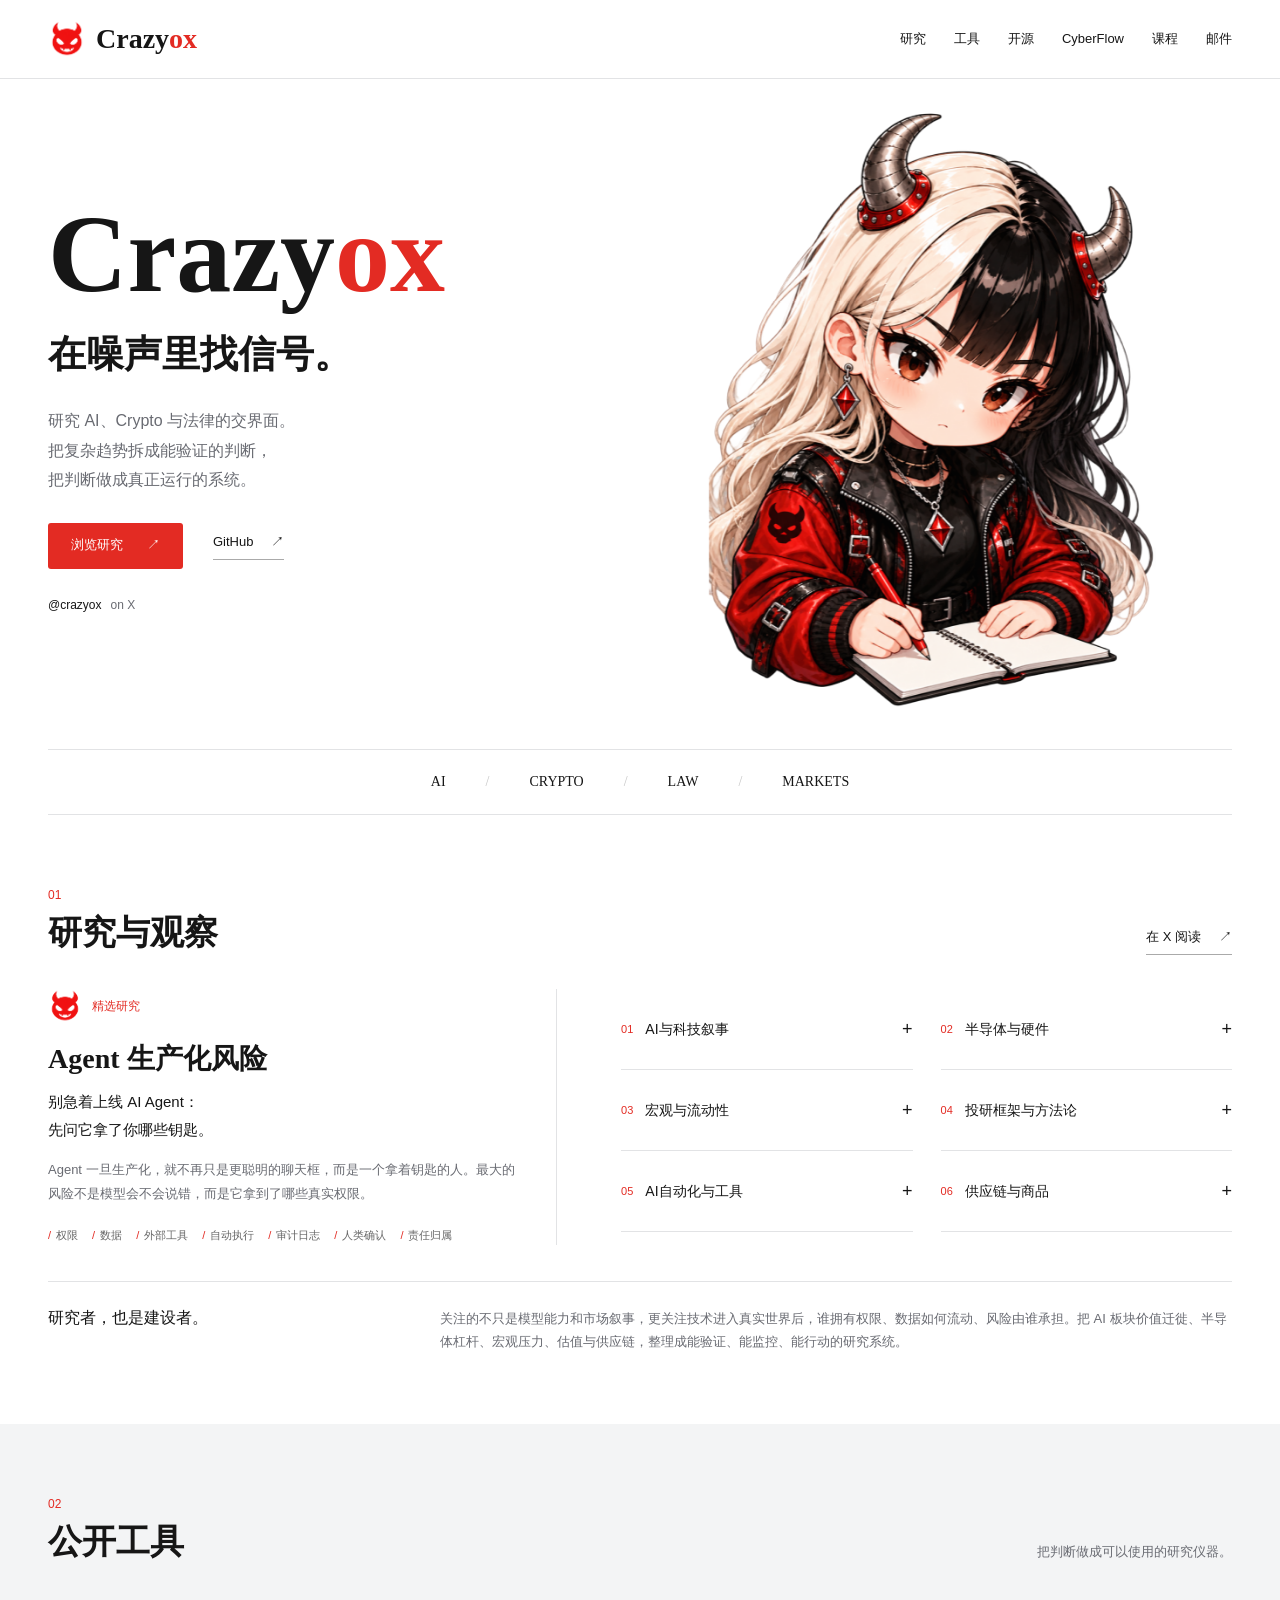
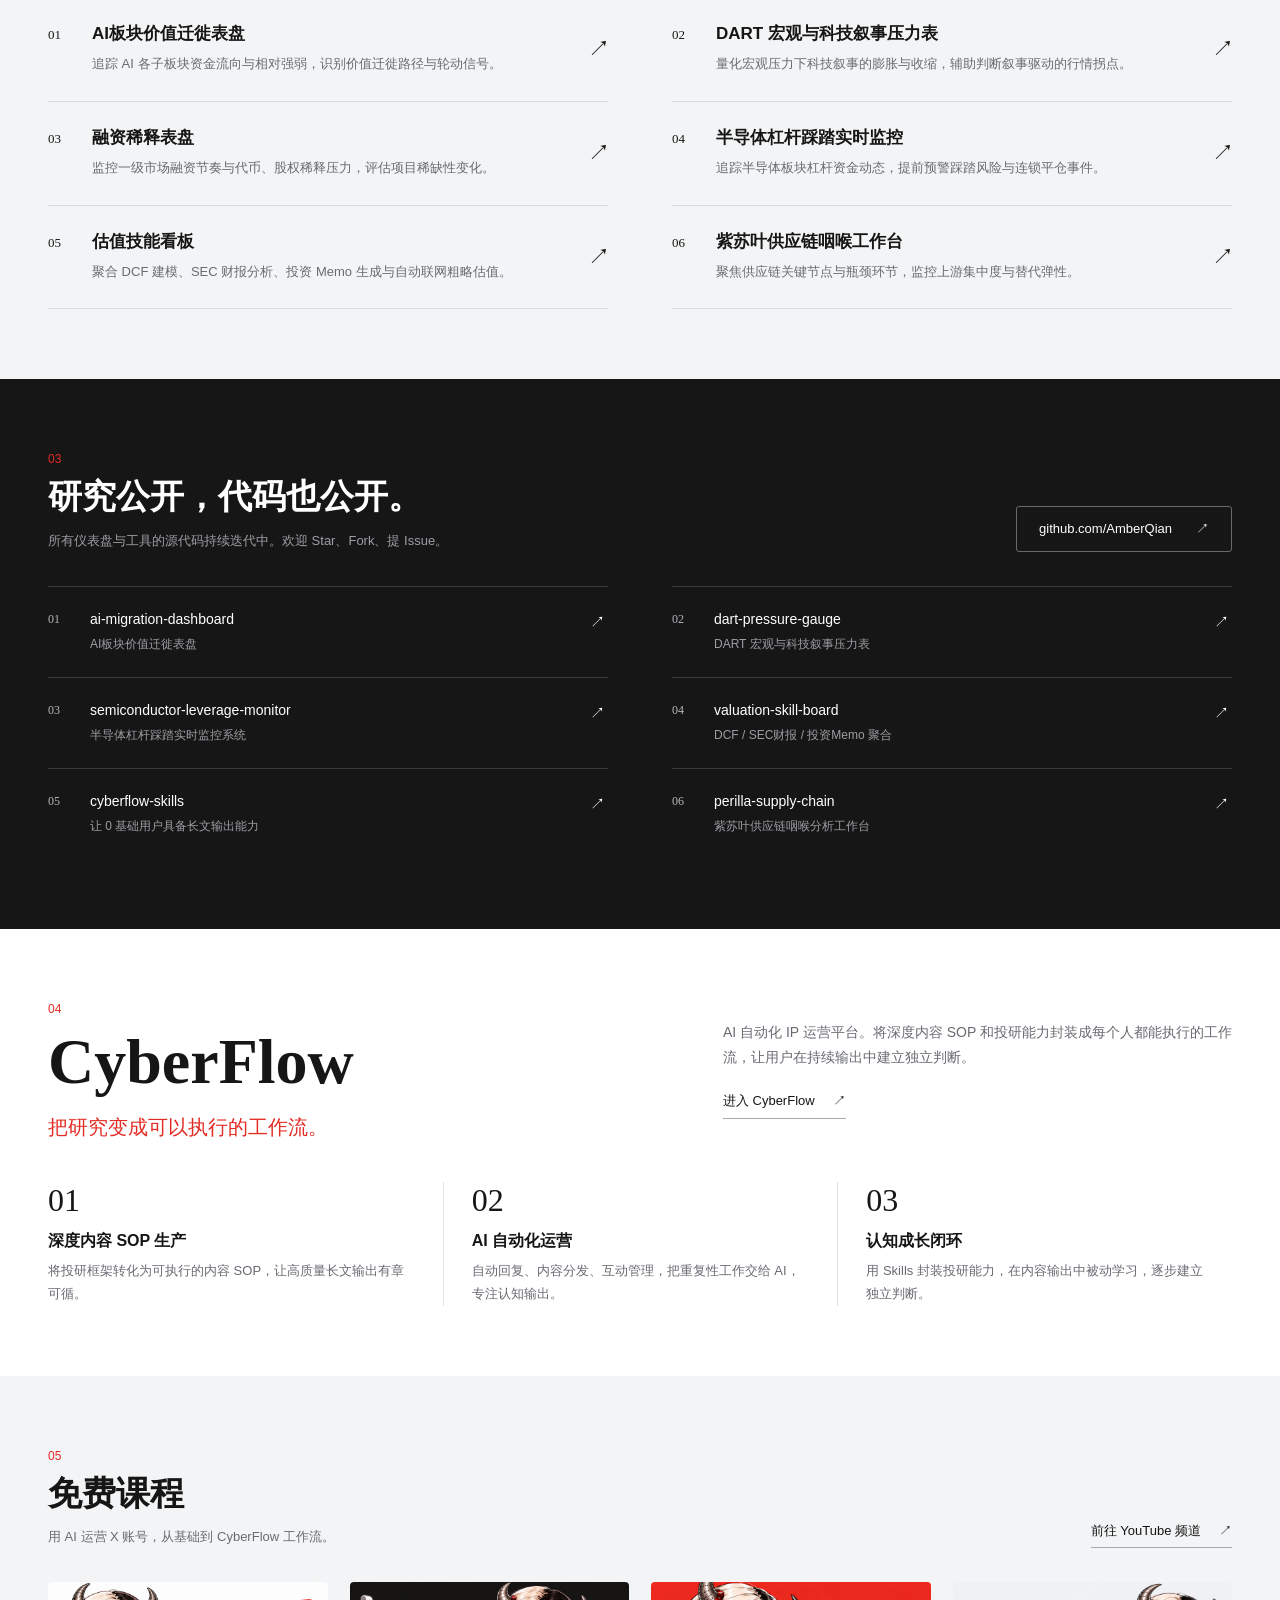
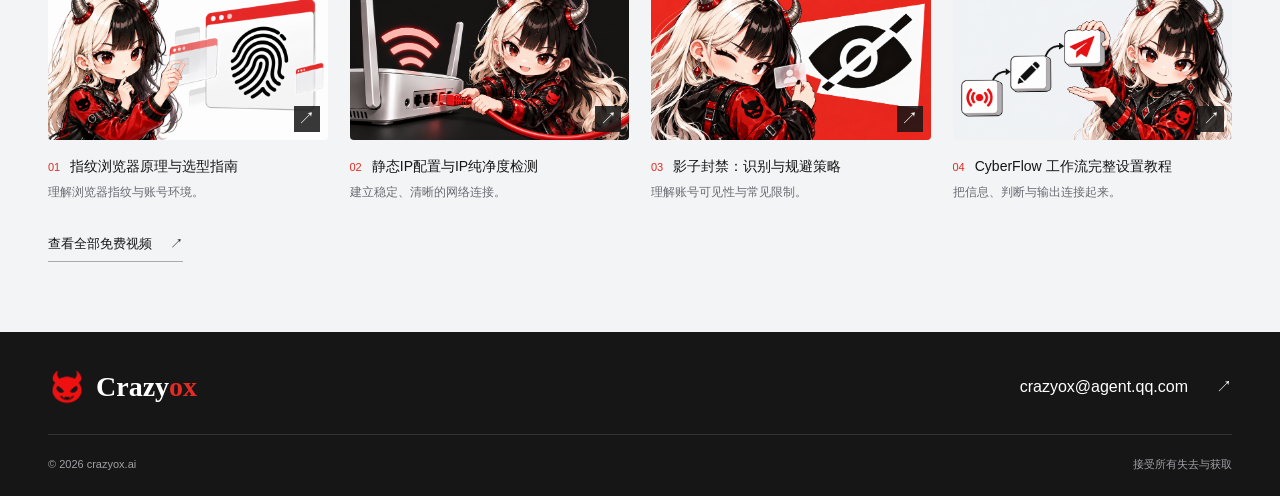
<file: index.html>
<!doctype html>
<html lang="zh-CN">
<head>
  <meta charset="utf-8">
  <meta name="viewport" content="width=device-width, initial-scale=1">
  <meta name="theme-color" content="#ffffff">
  <meta name="description" content="Crazyox：AI、Crypto、法律与全球市场的独立研究、公开工具和开源项目。">
  <title>Crazyox · 研究与建设</title>
  <link rel="icon" type="image/png" href="./assets-q-v2/logo.png">
  <link rel="stylesheet" href="./q-v2-preview.css">
</head>
<body>
  <a class="skip-link" href="#main">跳至正文</a>
  <div class="reading-progress" aria-hidden="true"></div>
  <header class="site-header">
    <div class="wrap header-inner">
      <a class="brand" href="#top" aria-label="Crazyox 首页"><img src="./assets-q-v2/logo.png" width="40" height="40" alt=""><span>Crazy<b>ox</b></span></a>
      <button class="menu-toggle" aria-label="打开导航" aria-expanded="false" aria-controls="navigation"><span></span><span></span></button>
      <nav id="navigation" aria-label="主导航"><a href="#research">研究</a><a href="#tools">工具</a><a href="#code">开源</a><a href="#cyberflow">CyberFlow</a><a href="#academy">课程</a><a href="#contact">邮件</a></nav>
    </div>
  </header>
  <main id="main">
    <section class="hero wrap" id="top" aria-labelledby="hero-title">
      <div class="hero-copy">
        <h1 id="hero-title">Crazy<span>ox</span></h1>
        <h2>在噪声里找信号。</h2>
        <p>研究 AI、Crypto 与法律的交界面。<br>把复杂趋势拆成能验证的判断，<br>把判断做成真正运行的系统。</p>
        <div class="hero-actions"><a class="button primary" href="#research">浏览研究<span aria-hidden="true">↗</span></a><a class="line-link" href="https://github.com/AmberQian" target="_blank" rel="noreferrer">GitHub <span aria-hidden="true">↗</span></a></div>
        <a class="social" href="https://x.com/crazyox" target="_blank" rel="noreferrer">@crazyox <span>on X</span></a>
      </div>
      <div class="hero-portrait"><img src="./assets-q-v2/character.png" width="1024" height="1536" fetchpriority="high" alt="Crazyox Q版人物，黑白长发、金属牛角和红黑外套，正在写研究笔记"></div>
    </section>
    <div class="disciplines wrap" aria-label="研究领域"><span>AI</span><i>/</i><span>CRYPTO</span><i>/</i><span>LAW</span><i>/</i><span>MARKETS</span></div>

    <section class="section wrap" id="research">
      <header class="section-heading"><div><span class="section-no">01</span><h2>研究与观察</h2></div><a class="line-link" href="https://x.com/crazyox" target="_blank" rel="noreferrer">在 X 阅读 <span aria-hidden="true">↗</span></a></header>
      <div class="research-layout">
        <article class="feature">
          <div class="feature-top"><img src="./assets-q-v2/logo.png" width="48" height="48" alt=""><span>精选研究</span></div>
          <h3>Agent 生产化风险</h3>
          <p class="feature-subtitle">别急着上线 AI Agent：<br>先问它拿了你哪些钥匙。</p>
          <p>Agent 一旦生产化，就不再只是更聪明的聊天框，而是一个拿着钥匙的人。最大的风险不是模型会不会说错，而是它拿到了哪些真实权限。</p>
          <div class="risk-list"><span>权限</span><span>数据</span><span>外部工具</span><span>自动执行</span><span>审计日志</span><span>人类确认</span><span>责任归属</span></div>
        </article>
        <div class="research-topics">
          <details><summary><span>01</span>AI与科技叙事<i aria-hidden="true">+</i></summary><p>从大模型竞争格局到 AI 资本开支周期，拆解科技叙事背后的真实驱动力。</p></details>
          <details><summary><span>02</span>半导体与硬件<i aria-hidden="true">+</i></summary><p>算力链、设备材料、先进制程，从产业细节到估值逻辑的完整链条。</p></details>
          <details><summary><span>03</span>宏观与流动性<i aria-hidden="true">+</i></summary><p>美联储路径、美元周期、流动性边际变化对风险资产的传导机制。</p></details>
          <details><summary><span>04</span>投研框架与方法论<i aria-hidden="true">+</i></summary><p>DCF 实务、财报挖掘、头寸管理、认知偏差识别，可复用的投研工具箱。</p></details>
          <details><summary><span>05</span>AI自动化与工具<i aria-hidden="true">+</i></summary><p>CyberFlow 工作流、X 账号运营、AI 辅助内容生产，把能力蒸馏成 Skills。</p></details>
          <details><summary><span>06</span>供应链与商品<i aria-hidden="true">+</i></summary><p>从紫苏叶到稀有金属，用供应链咽喉分析框架识别商品投资机会。</p></details>
        </div>
      </div>
      <div class="about-note"><h3>研究者，也是建设者。</h3><p>关注的不只是模型能力和市场叙事，更关注技术进入真实世界后，谁拥有权限、数据如何流动、风险由谁承担。把 AI 板块价值迁徙、半导体杠杆、宏观压力、估值与供应链，整理成能验证、能监控、能行动的研究系统。</p></div>
    </section>

    <section class="section gray" id="tools"><div class="wrap">
      <header class="section-heading"><div><span class="section-no">02</span><h2>公开工具</h2></div><p>把判断做成可以使用的研究仪器。</p></header>
      <div class="tools-grid">
        <a class="tool" href="https://amberqian.github.io/ai-migration-dashboard" target="_blank" rel="noreferrer"><span class="item-no">01</span><div><h3>AI板块价值迁徙表盘</h3><p>追踪 AI 各子板块资金流向与相对强弱，识别价值迁徙路径与轮动信号。</p></div><span class="arrow" aria-hidden="true">↗</span></a>
        <a class="tool" href="https://amberqian.github.io/dart-pressure-gauge" target="_blank" rel="noreferrer"><span class="item-no">02</span><div><h3>DART 宏观与科技叙事压力表</h3><p>量化宏观压力下科技叙事的膨胀与收缩，辅助判断叙事驱动的行情拐点。</p></div><span class="arrow" aria-hidden="true">↗</span></a>
        <a class="tool" href="https://amberqian.github.io/financing-dilution-dashboard" target="_blank" rel="noreferrer"><span class="item-no">03</span><div><h3>融资稀释表盘</h3><p>监控一级市场融资节奏与代币、股权稀释压力，评估项目稀缺性变化。</p></div><span class="arrow" aria-hidden="true">↗</span></a>
        <a class="tool" href="https://amberqian.github.io/semiconductor-leverage-monitor" target="_blank" rel="noreferrer"><span class="item-no">04</span><div><h3>半导体杠杆踩踏实时监控</h3><p>追踪半导体板块杠杆资金动态，提前预警踩踏风险与连锁平仓事件。</p></div><span class="arrow" aria-hidden="true">↗</span></a>
        <a class="tool" href="https://amberqian.github.io/valuation-skill-board" target="_blank" rel="noreferrer"><span class="item-no">05</span><div><h3>估值技能看板</h3><p>聚合 DCF 建模、SEC 财报分析、投资 Memo 生成与自动联网粗略估值。</p></div><span class="arrow" aria-hidden="true">↗</span></a>
        <a class="tool" href="https://amberqian.github.io/perilla-supply-chain" target="_blank" rel="noreferrer"><span class="item-no">06</span><div><h3>紫苏叶供应链咽喉工作台</h3><p>聚焦供应链关键节点与瓶颈环节，监控上游集中度与替代弹性。</p></div><span class="arrow" aria-hidden="true">↗</span></a>
      </div>
    </div></section>

    <section class="section dark" id="code"><div class="wrap">
      <header class="section-heading"><div><span class="section-no">03</span><h2>研究公开，代码也公开。</h2><p>所有仪表盘与工具的源代码持续迭代中。欢迎 Star、Fork、提 Issue。</p></div><a class="button outline" href="https://github.com/AmberQian" target="_blank" rel="noreferrer">github.com/AmberQian <span aria-hidden="true">↗</span></a></header>
      <div class="repo-grid">
        <a href="https://github.com/AmberQian/ai-migration-dashboard" target="_blank" rel="noreferrer"><span>01</span><div><h3>ai-migration-dashboard</h3><p>AI板块价值迁徙表盘</p></div><i aria-hidden="true">↗</i></a>
        <a href="https://github.com/AmberQian/dart-pressure-gauge" target="_blank" rel="noreferrer"><span>02</span><div><h3>dart-pressure-gauge</h3><p>DART 宏观与科技叙事压力表</p></div><i aria-hidden="true">↗</i></a>
        <a href="https://github.com/AmberQian/semiconductor-leverage-monitor" target="_blank" rel="noreferrer"><span>03</span><div><h3>semiconductor-leverage-monitor</h3><p>半导体杠杆踩踏实时监控系统</p></div><i aria-hidden="true">↗</i></a>
        <a href="https://github.com/AmberQian/valuation-skill-board" target="_blank" rel="noreferrer"><span>04</span><div><h3>valuation-skill-board</h3><p>DCF / SEC财报 / 投资Memo 聚合</p></div><i aria-hidden="true">↗</i></a>
        <a href="https://github.com/AmberQian/cyberflow-skills" target="_blank" rel="noreferrer"><span>05</span><div><h3>cyberflow-skills</h3><p>让 0 基础用户具备长文输出能力</p></div><i aria-hidden="true">↗</i></a>
        <a href="https://github.com/AmberQian/perilla-supply-chain" target="_blank" rel="noreferrer"><span>06</span><div><h3>perilla-supply-chain</h3><p>紫苏叶供应链咽喉分析工作台</p></div><i aria-hidden="true">↗</i></a>
      </div>
    </div></section>

    <section class="section wrap" id="cyberflow">
      <div class="flow-intro"><div><span class="section-no">04</span><h2>CyberFlow</h2><h3>把研究变成可以执行的工作流。</h3></div><div><p>AI 自动化 IP 运营平台。将深度内容 SOP 和投研能力封装成每个人都能执行的工作流，让用户在持续输出中建立独立判断。</p><a class="line-link" href="https://cyberflow.info" target="_blank" rel="noreferrer">进入 CyberFlow <span aria-hidden="true">↗</span></a></div></div>
      <div class="flow-steps"><article><span>01</span><h3>深度内容 SOP 生产</h3><p>将投研框架转化为可执行的内容 SOP，让高质量长文输出有章可循。</p></article><article><span>02</span><h3>AI 自动化运营</h3><p>自动回复、内容分发、互动管理，把重复性工作交给 AI，专注认知输出。</p></article><article><span>03</span><h3>认知成长闭环</h3><p>用 Skills 封装投研能力，在内容输出中被动学习，逐步建立独立判断。</p></article></div>
    </section>

    <section class="section gray" id="academy"><div class="wrap">
      <header class="section-heading"><div><span class="section-no">05</span><h2>免费课程</h2><p>用 AI 运营 X 账号，从基础到 CyberFlow 工作流。</p></div><a class="line-link" href="https://youtube.com/@crazyox" target="_blank" rel="noreferrer">前往 YouTube 频道 <span aria-hidden="true">↗</span></a></header>
      <div class="course-grid">
        <a class="course" href="https://youtube.com/@crazyox" target="_blank" rel="noreferrer"><div class="cover"><img src="./assets-q-v2/course-browser.png" width="1672" height="941" loading="lazy" alt="Crazyox 操作带指纹图形的浏览器窗口"><span aria-hidden="true">↗</span></div><div class="course-title"><span>01</span><h3>指纹浏览器原理与选型指南</h3></div><p>理解浏览器指纹与账号环境。</p></a>
        <a class="course" href="https://youtube.com/@crazyox" target="_blank" rel="noreferrer"><div class="cover"><img src="./assets-q-v2/course-network.png" width="1672" height="941" loading="lazy" alt="Crazyox 将红色网线接入路由器"><span aria-hidden="true">↗</span></div><div class="course-title"><span>02</span><h3>静态IP配置与IP纯净度检测</h3></div><p>建立稳定、清晰的网络连接。</p></a>
        <a class="course" href="https://youtube.com/@crazyox" target="_blank" rel="noreferrer"><div class="cover"><img src="./assets-q-v2/course-visibility.png" width="1672" height="941" loading="lazy" alt="Crazyox 手持身份卡检查账号可见性"><span aria-hidden="true">↗</span></div><div class="course-title"><span>03</span><h3>影子封禁：识别与规避策略</h3></div><p>理解账号可见性与常见限制。</p></a>
        <a class="course" href="https://youtube.com/@crazyox" target="_blank" rel="noreferrer"><div class="cover"><img src="./assets-q-v2/course-workflow.png" width="1672" height="941" loading="lazy" alt="Crazyox 连接信号、写作与分发三个工作流模块"><span aria-hidden="true">↗</span></div><div class="course-title"><span>04</span><h3>CyberFlow 工作流完整设置教程</h3></div><p>把信息、判断与输出连接起来。</p></a>
      </div>
      <a class="more-courses line-link" href="https://youtube.com/@crazyox" target="_blank" rel="noreferrer">查看全部免费视频 <span aria-hidden="true">↗</span></a>
    </div></section>
  </main>
  <footer id="contact" class="dark"><div class="wrap footer-main"><a class="brand" href="#top"><img src="./assets-q-v2/logo.png" width="40" height="40" alt=""><span>Crazy<b>ox</b></span></a><a class="email" href="mailto:crazyox@agent.qq.com">crazyox@agent.qq.com <span aria-hidden="true">↗</span></a></div><div class="wrap footer-bottom"><span>© 2026 crazyox.ai</span><span>接受所有失去与获取</span></div></footer>
  <script src="./q-v2-preview.js"></script>
</body>
</html>
</file>
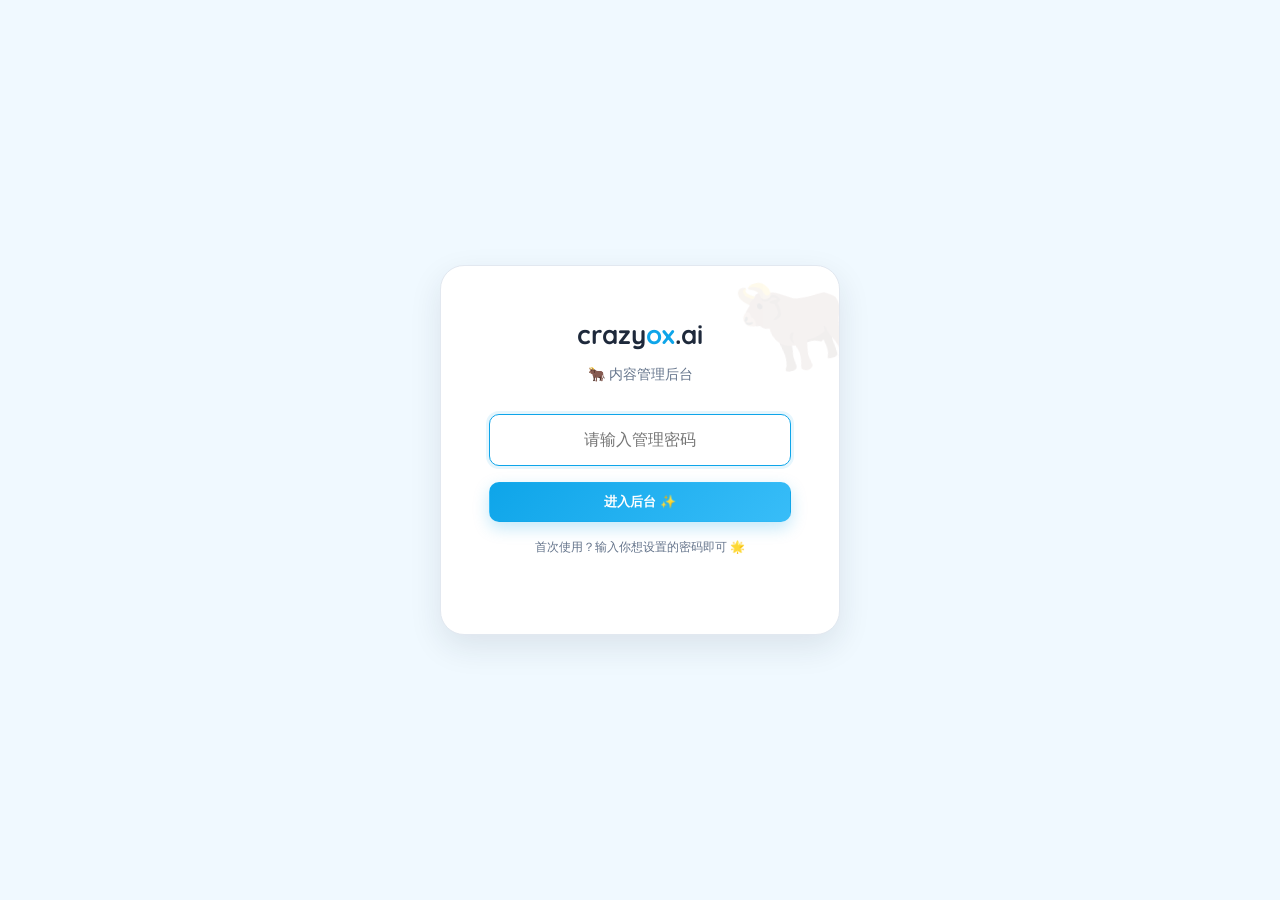
<file: admin.html>
<!DOCTYPE html>
<html lang="zh-CN">
<head>
  <meta charset="UTF-8" />
  <meta name="viewport" content="width=device-width, initial-scale=1.0" />
  <title>crazyox.ai — 内容管理后台 🐂</title>
  <link rel="preconnect" href="https://fonts.googleapis.com" />
  <link rel="preconnect" href="https://fonts.gstatic.com" crossorigin />
  <link href="https://fonts.googleapis.com/css2?family=Quicksand:wght@400;500;600;700&family=Nunito:wght@400;500;600;700&display=swap" rel="stylesheet" />
  <style>
    :root {
      --bg: #f0f9ff;
      --bg2: #ffffff;
      --bg3: #f8fafc;
      --border: #e2e8f0;
      --border2: #cbd5e1;
      --text: #1e293b;
      --text2: #64748b;
      --accent: #0ea5e9;
      --accent2: #0284c7;
      --accent-soft: rgba(14, 165, 233, 0.08);
      --red: #ef4444;
      --green: #10b981;
      --pink: #f472b6;
      --yellow: #fbbf24;
      --font: 'Nunito', 'Quicksand', 'Noto Sans SC', 'PingFang SC', system-ui, sans-serif;
      --radius: 12px;
      --radius-lg: 16px;
      --shadow-sm: 0 2px 8px rgba(30, 41, 59, 0.06);
      --shadow-md: 0 4px 16px rgba(30, 41, 59, 0.08);
      --shadow-lg: 0 12px 32px rgba(30, 41, 59, 0.1);
    }
    *, *::before, *::after { box-sizing: border-box; margin:0; padding:0; }
    body { font-family: var(--font); background: var(--bg); color: var(--text); font-size: 14px; line-height: 1.6; }
    a { color: var(--accent); text-decoration: none; font-weight: 600; }
    a:hover { color: var(--accent2); }
    button { font-family: inherit; cursor: pointer; border: none; background: none; color: inherit; }
    input, textarea, select { font-family: inherit; font-size: 14px; background: var(--bg2); border: 1px solid var(--border); border-radius: 10px; color: var(--text); padding: 10px 14px; outline: none; transition: all 0.2s; }
    input:focus, textarea:focus, select:focus { border-color: var(--accent); box-shadow: 0 0 0 3px rgba(14, 165, 233, 0.1); }
    textarea { resize: vertical; min-height: 80px; border-radius: 12px; }

    /* ===== LAYOUT ===== */
    .app { display: none; height: 100vh; }
    .app.active { display: flex; }
    .sidebar { width: 240px; background: var(--bg2); border-right: 1px solid var(--border); overflow-y: auto; flex-shrink: 0; display: flex; flex-direction: column; box-shadow: var(--shadow-sm); }
    .sidebar-header { padding: 22px 20px; border-bottom: 1px solid var(--border); font-size: 16px; font-weight: 700; color: var(--text); letter-spacing: 0.02em; }
    .sidebar-header span { color: var(--accent); }
    .sidebar-nav { flex: 1; padding: 16px 0; }
    .sidebar-nav a { display: flex; align-items: center; gap: 8px; padding: 10px 20px; margin: 2px 10px; color: var(--text2); font-size: 13px; font-weight: 600; border-radius: 10px; transition: all 0.2s; }
    .sidebar-nav a:hover, .sidebar-nav a.active { color: var(--accent); background: var(--accent-soft); }
    .sidebar-nav a::before { content: '◆'; font-size: 8px; opacity: 0.6; }
    .sidebar-footer { padding: 16px 20px; border-top: 1px solid var(--border); font-size: 12px; color: var(--text2); }
    .sidebar-footer a { color: var(--text2); font-weight: 600; }
    .sidebar-footer a:hover { color: var(--accent); }
    .main { flex: 1; overflow-y: auto; display: flex; flex-direction: column; background: var(--bg); }
    .main-header { padding: 18px 28px; border-bottom: 1px solid var(--border); display: flex; justify-content: space-between; align-items: center; background: var(--bg2); position: sticky; top: 0; z-index: 10; box-shadow: var(--shadow-sm); }
    .main-header h2 { font-size: 18px; font-weight: 700; font-family: 'Quicksand', sans-serif; color: var(--text); }
    .main-content { flex: 1; padding: 32px; max-width: 960px; }
    .main-content h3 { font-size: 22px; margin-bottom: 8px; color: var(--text); font-family: 'Quicksand', sans-serif; font-weight: 700; }
    .main-content .desc { color: var(--text2); margin-bottom: 28px; font-size: 13px; }

    /* ===== BUTTONS ===== */
    .btn { display: inline-flex; align-items: center; justify-content: center; gap: 6px; padding: 10px 18px; font-size: 13px; font-weight: 700; border-radius: 10px; border: 1px solid var(--border); background: var(--bg2); color: var(--text); transition: all 0.2s; box-shadow: var(--shadow-sm); }
    .btn:hover { border-color: var(--accent); color: var(--accent); transform: translateY(-2px); box-shadow: var(--shadow-md); }
    .btn-primary { background: linear-gradient(135deg, var(--accent), #38bdf8); color: #fff; border-color: transparent; box-shadow: 0 6px 16px rgba(14, 165, 233, 0.25); }
    .btn-primary:hover { background: linear-gradient(135deg, var(--accent2), #0ea5e9); color: #fff; transform: translateY(-2px); box-shadow: 0 8px 20px rgba(14, 165, 233, 0.3); }
    .btn-danger { border-color: rgba(239, 68, 68, 0.3); color: var(--red); background: rgba(239, 68, 68, 0.05); }
    .btn-danger:hover { background: var(--red); color: #fff; border-color: var(--red); }
    .btn-sm { padding: 6px 12px; font-size: 12px; border-radius: 8px; }
    .btn-icon { padding: 6px 10px; font-size: 14px; line-height: 1; }

    /* ===== LOGIN SCREEN ===== */
    .login-screen { display: flex; align-items: center; justify-content: center; min-height: 100vh; padding: 20px; }
    .login-screen.hidden { display: none; }
    .login-box { background: var(--bg2); border: 1px solid var(--border); border-radius: 24px; padding: 48px; width: 400px; max-width: 100%; text-align: center; box-shadow: var(--shadow-lg); position: relative; overflow: hidden; }
    .login-box::before { content: '🐂'; position: absolute; top: -20px; right: -20px; font-size: 6rem; opacity: 0.08; transform: rotate(-15deg); }
    .login-box h1 { font-size: 26px; margin-bottom: 8px; color: var(--text); font-family: 'Quicksand', sans-serif; font-weight: 700; }
    .login-box h1 span { color: var(--accent); }
    .login-box p { font-size: 14px; color: var(--text2); margin-bottom: 28px; }
    .login-box input { width: 100%; text-align: center; font-size: 16px; padding: 14px; margin-bottom: 16px; }
    .login-box .error { color: var(--red); font-size: 12px; margin-top: 8px; font-weight: 600; }

    /* ===== FORM GROUPS ===== */
    .form-group { margin-bottom: 24px; }
    .form-group label { display: block; font-size: 12px; color: var(--text2); margin-bottom: 6px; text-transform: uppercase; letter-spacing: 0.05em; font-weight: 700; }
    .form-group input, .form-group textarea, .form-group select { width: 100%; }
    .form-group .hint { font-size: 11px; color: var(--text2); margin-top: 6px; }

    /* ===== ARRAY ITEMS ===== */
    .array-item { background: var(--bg2); border: 1px solid var(--border); border-radius: var(--radius); padding: 20px; margin-bottom: 16px; position: relative; box-shadow: var(--shadow-sm); transition: all 0.2s; }
    .array-item:hover { box-shadow: var(--shadow-md); border-color: var(--border2); }
    .array-item .item-header { display: flex; justify-content: space-between; align-items: center; margin-bottom: 16px; }
    .array-item .item-header span { font-size: 12px; color: var(--text2); font-weight: 700; letter-spacing: 0.05em; text-transform: uppercase; }
    .array-item .item-grid { display: grid; grid-template-columns: 1fr 1fr; gap: 16px; }
    .array-item .item-full { grid-column: 1 / -1; }
    .array-actions { margin-top: 16px; }

    /* ===== STATUS BAR ===== */
    .status-bar { position: fixed; bottom: 0; left: 0; right: 0; background: var(--bg2); border-top: 1px solid var(--border); padding: 10px 28px; font-size: 12px; color: var(--text2); display: flex; justify-content: space-between; align-items: center; box-shadow: 0 -4px 16px rgba(30, 41, 59, 0.06); }
    .status-bar .saved { color: var(--green); font-weight: 700; }
    .status-bar .unsaved { color: var(--accent); font-weight: 700; }
    .status-bar .publishing { color: var(--accent); animation: blink 1s infinite; }
    @keyframes blink { 0%,100%{opacity:1;} 50%{opacity:0.3;} }

    /* ===== TOAST ===== */
    .toast { position: fixed; top: 24px; right: 24px; background: linear-gradient(135deg, var(--accent), #38bdf8); color: #fff; padding: 14px 28px; font-size: 13px; font-weight: 700; border-radius: 12px; z-index: 999; opacity: 0; transform: translateY(-10px); transition: all 0.3s; pointer-events: none; box-shadow: var(--shadow-lg); }
    .toast.show { opacity: 1; transform: translateY(0); }
    .toast.error { background: linear-gradient(135deg, var(--red), #f87171); }

    /* ===== RESPONSIVE ===== */
    @media (max-width: 768px) {
      .sidebar { display: none; }
      .main-content { padding: 20px; }
      .array-item .item-grid { grid-template-columns: 1fr; }
      .login-box { padding: 36px 24px; }
    }

    /* ===== PREVIEW MODAL ===== */
    .preview-overlay { position: fixed; inset: 0; background: rgba(15, 23, 42, 0.6); backdrop-filter: blur(4px); z-index: 100; display: none; }
    .preview-overlay.show { display: flex; align-items: center; justify-content: center; }
    .preview-box { background: var(--bg2); border: 1px solid var(--border); border-radius: var(--radius-lg); padding: 28px; max-width: 640px; width: 90%; max-height: 80vh; overflow-y: auto; box-shadow: var(--shadow-lg); }
    .preview-box h4 { color: var(--accent); margin-bottom: 16px; font-family: 'Quicksand', sans-serif; }
    .preview-box pre { white-space: pre-wrap; font-size: 12px; color: var(--text2); background: var(--bg); padding: 16px; border-radius: 12px; font-family: 'Fira Code', 'SF Mono', monospace; }
  </style>
</head>
<body>

  <!-- LOGIN SCREEN -->
  <div class="login-screen" id="loginScreen">
    <div class="login-box">
      <h1>crazy<span style="color:var(--accent);">ox</span>.ai</h1>
      <p>🐂 内容管理后台</p>
      <input type="password" id="loginPassword" placeholder="请输入管理密码" autofocus />
      <button class="btn btn-primary" onclick="doLogin()" style="width:100%;">进入后台 ✨</button>
      <div class="error" id="loginError"></div>
      <p id="setupHint" style="margin-top:16px;font-size:12px;color:var(--text2);display:none;">首次使用？输入你想设置的密码即可 🌟</p>
    </div>
  </div>

  <!-- MAIN APP -->
  <div class="app" id="app">
    <div class="sidebar">
      <div class="sidebar-header">🐂 内容管理</div>
      <nav class="sidebar-nav" id="sidebarNav"></nav>
      <div class="sidebar-footer">
        <a href="/" target="_blank">🌐 查看网站 →</a>
      </div>
    </div>
    <div class="main">
      <div class="main-header">
        <h2 id="sectionTitle">Hero 首屏</h2>
        <div style="display:flex;gap:10px;">
          <button class="btn btn-sm" onclick="previewJSON()">📝 预览 JSON</button>
          <button class="btn btn-primary btn-sm" id="publishBtn" onclick="publishContent()">🚀 发布到网站</button>
        </div>
      </div>
      <div class="main-content" id="mainContent"></div>
    </div>
  </div>

  <!-- STATUS BAR -->
  <div class="status-bar" id="statusBar" style="display:none;">
    <span id="statusLeft">已加载内容</span>
    <span id="statusRight"></span>
  </div>

  <!-- TOAST -->
  <div class="toast" id="toast"></div>

  <!-- PREVIEW OVERLAY -->
  <div class="preview-overlay" id="previewOverlay" onclick="this.classList.remove('show')">
    <div class="preview-box" onclick="event.stopPropagation()">
      <h4>content.json 预览</h4>
      <pre id="previewContent"></pre>
    </div>
  </div>

  <script>
    /* ===== STATE ===== */
    let content = null;
    let currentSection = 'hero';
    let changed = false;
    const REPO_OWNER = 'AmberQian';
    const REPO_NAME = 'amberqian.github.io';
    const FILE_PATH = 'content.json';

    /* ===== SECTIONS CONFIG ===== */
    const sections = [
      { id: 'hero', label: 'Hero 首屏' },
      { id: 'ticker', label: 'Ticker 跑马灯' },
      { id: 'dashboards', label: '仪表盘工具' },
      { id: 'articles', label: '长文合集' },
      { id: 'github', label: 'GitHub 仓库' },
      { id: 'cyberflow', label: 'CyberFlow' },
      { id: 'videos', label: 'YouTube 视频' },
      { id: 'contact', label: '联系方式' },
      { id: 'footer', label: '页脚' },
      { id: 'nav', label: '导航栏' },
      { id: 'site', label: '站点设置' },
    ];

    /* ===== INIT ===== */
    document.addEventListener('DOMContentLoaded', () => {
      const hash = localStorage.getItem('crazyox_admin_pw');
      if (!hash) {
        document.getElementById('setupHint').style.display = 'block';
      }
      document.getElementById('loginPassword').addEventListener('keydown', e => {
        if (e.key === 'Enter') doLogin();
      });
    });

    /* ===== AUTH ===== */
    async function sha256(str) {
      const buf = new TextEncoder().encode(str);
      const hash = await crypto.subtle.digest('SHA-256', buf);
      return Array.from(new Uint8Array(hash)).map(b => b.toString(16).padStart(2,'0')).join('');
    }

    async function doLogin() {
      const pw = document.getElementById('loginPassword').value.trim();
      if (!pw) return;
      const inputHash = await sha256(pw);
      const storedHash = localStorage.getItem('crazyox_admin_pw');

      if (!storedHash) {
        localStorage.setItem('crazyox_admin_pw', inputHash);
        showMain();
        return;
      }

      if (inputHash === storedHash) {
        showMain();
      } else {
        document.getElementById('loginError').textContent = '密码错误';
      }
    }

    async function showMain() {
      document.getElementById('loginScreen').classList.add('hidden');
      document.getElementById('app').classList.add('active');
      document.getElementById('statusBar').style.display = 'flex';
      buildSidebar();
      await loadContentData();
      updateSidebarHeader();
      switchSection('hero');
      updateStatus();
    }

    /* ===== CONTENT LOADING ===== */
    async function loadContentData() {
      try {
        const res = await fetch('content.json?' + Date.now());
        if (res.ok) {
          content = await res.json();
        } else {
          throw new Error('Failed to load');
        }
      } catch(e) {
        // fallback: load from GitHub raw
        try {
          const res = await fetch(`https://raw.githubusercontent.com/${REPO_OWNER}/${REPO_NAME}/main/${FILE_PATH}`);
          if (res.ok) content = await res.json();
          else throw new Error('Cannot load content');
        } catch(e2) {
          toast('无法加载内容，请检查网络', 'error');
        }
      }
    }

    /* ===== SIDEBAR ===== */
    function buildSidebar() {
      document.getElementById('sidebarNav').innerHTML = sections.map(s =>
        `<a href="#" data-section="${s.id}" onclick="switchSection('${s.id}');return false;">${s.label}</a>`
      ).join('');
      updateSidebarActive();
    }

    function updateSidebarHeader() {
      const avatar = (content && content.site && content.site.avatar) || 'avatar.jpg';
      document.querySelector('.sidebar-header').innerHTML = `<img src="${esc(avatar)}" alt="logo" style="width:26px;height:26px;border-radius:50%;object-fit:cover;vertical-align:middle;margin-right:8px;border:2px solid #fff;box-shadow:0 2px 6px rgba(0,0,0,0.08);"> 内容管理`;
    }

    function updateSidebarActive() {
      document.querySelectorAll('.sidebar-nav a').forEach(a => {
        a.classList.toggle('active', a.dataset.section === currentSection);
      });
    }

    /* ===== SECTION SWITCHING ===== */
    function switchSection(id) {
      currentSection = id;
      updateSidebarActive();
      document.getElementById('sectionTitle').textContent = sections.find(s => s.id === id)?.label || id;
      renderSection(id);
    }

    function renderSection(id) {
      const mc = document.getElementById('mainContent');
      if (!content) { mc.innerHTML = '<p>加载中...</p>'; return; }

      switch(id) {
        case 'hero': renderHeroForm(mc); break;
        case 'ticker': renderTickerForm(mc); break;
        case 'dashboards': renderDashboardsForm(mc); break;
        case 'articles': renderArticlesForm(mc); break;
        case 'github': renderGithubForm(mc); break;
        case 'cyberflow': renderCyberflowForm(mc); break;
        case 'videos': renderVideosForm(mc); break;
        case 'contact': renderContactForm(mc); break;
        case 'footer': renderFooterForm(mc); break;
        case 'nav': renderNavForm(mc); break;
        case 'site': renderSiteForm(mc); break;
      }
    }

    /* ===== HELPERS ===== */
    function esc(s) { const d=document.createElement('div'); d.textContent=String(s); return d.innerHTML; }
    function genId() { return 'id_' + Math.random().toString(36).substr(2, 9); }

    function markChanged() { changed = true; updateStatus(); }

    function updateStatus() {
      document.getElementById('statusLeft').textContent = changed ? '◆ 有未发布的修改' : '✓ 已是最新版本';
      document.getElementById('statusLeft').className = changed ? 'unsaved' : 'saved';
      const pubBtn = document.getElementById('publishBtn');
      if (changed) {
        pubBtn.style.opacity = '1';
        pubBtn.textContent = '◆ 发布到网站（有修改）';
      } else {
        pubBtn.textContent = '✓ 已发布';
        pubBtn.style.opacity = '0.6';
      }
    }

    function toast(msg, type) {
      const t = document.getElementById('toast');
      t.textContent = msg;
      t.className = 'toast show' + (type === 'error' ? ' error' : '');
      setTimeout(() => t.classList.remove('show'), 2500);
    }

    /* ===== FIELD HELPERS ===== */
    function textField(label, path, hint) {
      const val = getNested(content, path) || '';
      return `<div class="form-group">
        <label>${label}</label>
        <input type="text" value="${esc(val)}" data-path="${path}" onchange="setNested(content, this.dataset.path, this.value);markChanged();" />
        ${hint ? `<div class="hint">${hint}</div>` : ''}
      </div>`;
    }

    function textareaField(label, path, rows) {
      const val = getNested(content, path) || '';
      return `<div class="form-group">
        <label>${label}</label>
        <textarea rows="${rows||3}" data-path="${path}" onchange="setNested(content, this.dataset.path, this.value);markChanged();">${esc(val)}</textarea>
      </div>`;
    }

    function getNested(obj, path) {
      return path.split('.').reduce((o,k) => (o||{})[k], obj);
    }

    function setNested(obj, path, value) {
      const keys = path.split('.');
      const last = keys.pop();
      const target = keys.reduce((o,k) => {
        if (!(k in o) || typeof o[k] !== 'object') o[k] = {};
        return o[k];
      }, obj);
      target[last] = value;
    }

    /* ===== FORM RENDERERS ===== */

    function renderHeroForm(mc) {
      const h = content.hero;
      mc.innerHTML = `<h3>Hero 首屏</h3><p class="desc">网站顶部的主视觉区域</p>
        ${textField('标签 (Tag)', 'hero.tag')}
        ${textField('标题第一行', 'hero.titleLine1')}
        ${textField('标题高亮词', 'hero.titleHighlight', '会被特殊颜色高亮显示')}
        ${textField('副标题', 'hero.subtitle', 'Hero 区域的描述文字')}
        <div class="form-group"><label>按钮列表</label></div>
        <div id="heroButtons">${(h.buttons||[]).map((b,i) => renderHeroButton(b,i)).join('')}</div>
        <div class="array-actions">
          <button class="btn btn-sm" onclick="addHeroButton()">+ 添加按钮</button>
        </div>`;
    }

    function renderHeroButton(b, i) {
      return `<div class="array-item" id="heroBtn_${i}">
        <div class="item-header"><span>按钮 #${i+1}</span>
          <button class="btn btn-sm btn-danger" onclick="removeArrayItem('hero','buttons',${i});renderSection('hero');">删除</button>
        </div>
        <div class="item-grid">
          <div class="form-group">
            <label>按钮文字</label>
            <input type="text" value="${esc(b.text||'')}" onchange="content.hero.buttons[${i}].text=this.value;markChanged();" />
          </div>
          <div class="form-group">
            <label>链接</label>
            <input type="text" value="${esc(b.href||'')}" onchange="content.hero.buttons[${i}].href=this.value;markChanged();" />
          </div>
          <div class="form-group">
            <label>样式类名</label>
            <select onchange="content.hero.buttons[${i}]['class']=this.value;markChanged();">
              <option value="btn-primary" ${b.class==='btn-primary'?'selected':''}>主按钮 (btn-primary)</option>
              <option value="btn-ghost" ${b.class==='btn-ghost'?'selected':''}>次级按钮 (btn-ghost)</option>
            </select>
          </div>
          <div class="form-group">
            <label>外链?</label>
            <select onchange="content.hero.buttons[${i}].external=this.value==='true';markChanged();">
              <option value="false" ${!b.external?'selected':''}>否 (站内)</option>
              <option value="true" ${b.external?'selected':''}>是 (新窗口)</option>
            </select>
          </div>
        </div>
      </div>`;
    }

    function addHeroButton() {
      if (!content.hero.buttons) content.hero.buttons = [];
      content.hero.buttons.push({ text: '新按钮', href: '#', class: 'btn-ghost', external: false });
      markChanged();
      renderSection('hero');
    }

    function removeArrayItem(section, key, index) {
      content[section][key].splice(index, 1);
      markChanged();
    }

    function renderTickerForm(mc) {
      const items = content.ticker?.items || [];
      mc.innerHTML = `<h3>Ticker 跑马灯</h3><p class="desc">Hero 下方的滚动文字条</p>
        <div class="form-group"><label>跑马灯条目 (自动复制双份实现无缝滚动)</label></div>
        <div id="tickerItems">${items.map((t,i) => renderTickerItem(t,i)).join('')}</div>
        <div class="array-actions">
          <button class="btn btn-sm" onclick="addTickerItem()">+ 添加条目</button>
        </div>`;
    }

    function renderTickerItem(t, i) {
      return `<div class="array-item">
        <div class="item-header"><span>条目 #${i+1}</span>
          <button class="btn btn-sm btn-danger" onclick="content.ticker.items.splice(${i},1);markChanged();renderSection('ticker');">删除</button>
        </div>
        <input type="text" value="${esc(t)}" style="width:100%;" onchange="content.ticker.items[${i}]=this.value;markChanged();" />
      </div>`;
    }

    function addTickerItem() {
      content.ticker.items.push('新条目');
      markChanged();
      renderSection('ticker');
    }

    function renderDashboardsForm(mc) {
      const d = content.dashboards;
      mc.innerHTML = `<h3>仪表盘工具列表</h3><p class="desc">Tools & Dashboards 区域</p>
        ${textField('区块标签', 'dashboards.label')}
        ${textField('标题前半', 'dashboards.title')}
        ${textField('标题高亮 (后半)', 'dashboards.titleHighlight')}
        ${textareaField('描述文字', 'dashboards.description', 3)}
        <div class="form-group"><label>仪表盘列表</label></div>
        <div id="dashItems">${(d.items||[]).map((di,i) => renderDashItem(di,i)).join('')}</div>
        <div class="array-actions">
          <button class="btn btn-sm" onclick="addDashItem()">+ 添加仪表盘</button>
        </div>`;
    }

    function renderDashItem(di, i) {
      return `<div class="array-item" id="dash_${i}">
        <div class="item-header"><span>仪表盘 #${i+1}</span>
          <button class="btn btn-sm btn-danger" onclick="content.dashboards.items.splice(${i},1);markChanged();renderSection('dashboards');">删除</button>
        </div>
        <div class="item-grid">
          <div class="form-group"><label>图标 (HTML)</label>
            <input type="text" value="${esc(di.icon||'')}" onchange="content.dashboards.items[${i}].icon=this.value;markChanged();" /></div>
          <div class="form-group"><label>标题</label>
            <input type="text" value="${esc(di.title||'')}" onchange="content.dashboards.items[${i}].title=this.value;markChanged();" /></div>
          <div class="form-group item-full"><label>描述</label>
            <textarea rows="2" onchange="content.dashboards.items[${i}].description=this.value;markChanged();">${esc(di.description||'')}</textarea></div>
          <div class="form-group"><label>标签</label>
            <input type="text" value="${esc(di.tag||'')}" onchange="content.dashboards.items[${i}].tag=this.value;markChanged();" /></div>
          <div class="form-group"><label>链接文字</label>
            <input type="text" value="${esc(di.linkText||'')}" onchange="content.dashboards.items[${i}].linkText=this.value;markChanged();" /></div>
          <div class="form-group item-full"><label>链接 URL</label>
            <input type="text" value="${esc(di.link||'')}" onchange="content.dashboards.items[${i}].link=this.value;markChanged();" /></div>
        </div>
      </div>`;
    }

    function addDashItem() {
      content.dashboards.items.push({ icon: '[◆]', title: '新仪表盘', description: '描述', tag: '标签', linkText: '打开 →', link: 'https://' });
      markChanged();
      renderSection('dashboards');
    }

    function renderArticlesForm(mc) {
      const a = content.articles;
      mc.innerHTML = `<h3>长文分类合集</h3><p class="desc">Content Collections 区域 — 每个合集下可以添加具体文章链接</p>
        ${textField('区块标签', 'articles.label')}
        ${textField('标题前半', 'articles.title')}
        ${textField('标题高亮 (后半)', 'articles.titleHighlight')}
        ${textareaField('描述文字', 'articles.description', 3)}
        <div class="form-group"><label>合集列表</label></div>
        <div id="articleItems">${(a.items||[]).map((ai,i) => renderArticleItem(ai,i)).join('')}</div>
        <div class="array-actions">
          <button class="btn btn-sm" onclick="addArticleItem()">+ 添加合集</button>
        </div>`;
    }

    function renderArticleItem(ai, i) {
      const arts = ai.articles || [];
      return `<div class="array-item">
        <div class="item-header"><span>合集 #${i+1}</span>
          <button class="btn btn-sm btn-danger" onclick="content.articles.items.splice(${i},1);markChanged();renderSection('articles');">删除</button>
        </div>
        <div class="item-grid">
          <div class="form-group"><label>编号</label><input type="text" value="${esc(ai.number||'')}" onchange="content.articles.items[${i}].number=this.value;markChanged();" /></div>
          <div class="form-group"><label>标题</label><input type="text" value="${esc(ai.title||'')}" onchange="content.articles.items[${i}].title=this.value;markChanged();" /></div>
          <div class="form-group item-full"><label>描述</label><textarea rows="2" onchange="content.articles.items[${i}].description=this.value;markChanged();">${esc(ai.description||'')}</textarea></div>
          <div class="form-group"><label>统计文字</label><input type="text" value="${esc(ai.count||'')}" onchange="content.articles.items[${i}].count=this.value;markChanged();" /></div>
        </div>
        <div class="form-group" style="margin-top:16px;">
          <label style="text-transform:none;letter-spacing:0;">文章列表</label>
          <div id="articleList_${i}">${arts.map((art,j) => renderCollectionArticle(i, j, art)).join('')}</div>
          <button class="btn btn-sm" style="margin-top:8px;" onclick="addCollectionArticle(${i})">+ 添加文章</button>
        </div>
      </div>`;
    }

    function renderCollectionArticle(collectionIdx, articleIdx, art) {
      return `<div class="array-item" style="background:var(--bg3);margin:8px 0;padding:12px;">
        <div class="item-header"><span style="color:var(--accent);">文章 #${articleIdx+1}</span>
          <button class="btn btn-sm btn-danger" onclick="removeCollectionArticle(${collectionIdx},${articleIdx})">删除</button>
        </div>
        <div class="item-grid">
          <div class="form-group item-full"><label>文章标题</label><input type="text" value="${esc(art.title||'')}" onchange="content.articles.items[${collectionIdx}].articles[${articleIdx}].title=this.value;markChanged();" /></div>
          <div class="form-group item-full"><label>文章链接</label><input type="text" value="${esc(art.url||'')}" placeholder="https://..." onchange="content.articles.items[${collectionIdx}].articles[${articleIdx}].url=this.value;markChanged();" /></div>
          <div class="form-group"><label>发布日期</label><input type="text" value="${esc(art.date||'')}" placeholder="2026-07-01" onchange="content.articles.items[${collectionIdx}].articles[${articleIdx}].date=this.value;markChanged();" /></div>
        </div>
      </div>`;
    }

    function addCollectionArticle(i) {
      if (!content.articles.items[i].articles) content.articles.items[i].articles = [];
      content.articles.items[i].articles.push({ title: '新文章', url: 'https://', date: '' });
      markChanged();
      renderSection('articles');
    }

    function removeCollectionArticle(i, j) {
      content.articles.items[i].articles.splice(j, 1);
      markChanged();
      renderSection('articles');
    }

    function addArticleItem() {
      content.articles.items.push({ number: '0' + (content.articles.items.length + 1), title: '新合集', description: '描述', count: '0+ 篇长文', articles: [] });
      markChanged();
      renderSection('articles');
    }

    function renderGithubForm(mc) {
      const g = content.github;
      mc.innerHTML = `<h3>GitHub 仓库展示</h3><p class="desc">Open Source 区域</p>
        ${textField('GitHub 用户名', 'github.username')}
        ${textField('区块标签', 'github.label')}
        ${textField('标题前半', 'github.title')}
        ${textField('标题高亮', 'github.titleHighlight')}
        ${textareaField('描述文字', 'github.description', 3)}
        ${textField('CTA 文字', 'github.ctaText')}
        ${textField('CTA 链接', 'github.ctaLink')}
        <div class="form-group"><label>仓库列表</label></div>
        <div id="ghItems">${(g.items||[]).map((gi,i) => renderGhItem(gi,i)).join('')}</div>
        <div class="array-actions">
          <button class="btn btn-sm" onclick="addGhItem()">+ 添加仓库</button>
        </div>`;
    }

    function renderGhItem(gi, i) {
      return `<div class="array-item">
        <div class="item-header"><span>仓库 #${i+1}</span>
          <button class="btn btn-sm btn-danger" onclick="content.github.items.splice(${i},1);markChanged();renderSection('github');">删除</button>
        </div>
        <div class="item-grid">
          <div class="form-group"><label>显示名称</label><input type="text" value="${esc(gi.name||'')}" onchange="content.github.items[${i}].name=this.value;markChanged();" /></div>
          <div class="form-group"><label>语言</label><input type="text" value="${esc(gi.lang||'')}" onchange="content.github.items[${i}].lang=this.value;markChanged();" /></div>
          <div class="form-group item-full"><label>描述</label><textarea rows="2" onchange="content.github.items[${i}].description=this.value;markChanged();">${esc(gi.description||'')}</textarea></div>
          <div class="form-group item-full"><label>仓库名 (用于 API 获取 Star 数)</label><input type="text" value="${esc(gi.repo||'')}" onchange="content.github.items[${i}].repo=this.value;markChanged();" /></div>
        </div>
      </div>`;
    }

    function addGhItem() {
      content.github.items.push({ name: '新仓库', description: '描述', lang: 'Python', repo: 'repo-name' });
      markChanged();
      renderSection('github');
    }

    function renderCyberflowForm(mc) {
      const cf = content.cyberflow;
      mc.innerHTML = `<h3>CyberFlow 区块</h3><p class="desc">主营项目展示区域</p>
        ${textField('区块标签', 'cyberflow.label')}
        ${textField('标题', 'cyberflow.title')}
        ${textField('标题高亮', 'cyberflow.titleHighlight')}
        ${textareaField('描述文字', 'cyberflow.description', 5)}
        ${textField('视觉区文字', 'cyberflow.visualText')}
        <div class="form-group"><label>特性列表</label></div>
        <div id="cfFeatures">${(cf.features||[]).map((f,i) => renderCfFeature(f,i)).join('')}</div>
        <div class="array-actions">
          <button class="btn btn-sm" onclick="addCfFeature()">+ 添加特性</button>
        </div>`;
    }

    function renderCfFeature(f, i) {
      return `<div class="array-item">
        <div class="item-header"><span>特性 #${i+1}</span>
          <button class="btn btn-sm btn-danger" onclick="content.cyberflow.features.splice(${i},1);markChanged();renderSection('cyberflow');">删除</button>
        </div>
        <div class="item-grid">
          <div class="form-group"><label>图标</label><input type="text" value="${esc(f.icon||'')}" onchange="content.cyberflow.features[${i}].icon=this.value;markChanged();" /></div>
          <div class="form-group"><label>标题</label><input type="text" value="${esc(f.title||'')}" onchange="content.cyberflow.features[${i}].title=this.value;markChanged();" /></div>
          <div class="form-group item-full"><label>描述</label><textarea rows="2" onchange="content.cyberflow.features[${i}].description=this.value;markChanged();">${esc(f.description||'')}</textarea></div>
        </div>
      </div>`;
    }

    function addCfFeature() {
      content.cyberflow.features.push({ icon: '[◆]', title: '新特性', description: '描述文字' });
      markChanged();
      renderSection('cyberflow');
    }

    function renderVideosForm(mc) {
      const v = content.videos;
      mc.innerHTML = `<h3>YouTube 视频区</h3><p class="desc">视频教程展示区域</p>
        ${textField('区块标签', 'videos.label')}
        ${textField('标题前半', 'videos.title')}
        ${textField('标题高亮', 'videos.titleHighlight')}
        ${textareaField('描述文字', 'videos.description', 4)}
        ${textField('更多链接文字', 'videos.moreText')}
        ${textField('更多链接 URL', 'videos.moreLink')}
        <div class="form-group"><label>视频列表</label></div>
        <div id="vidItems">${(v.items||[]).map((vi,i) => renderVidItem(vi,i)).join('')}</div>
        <div class="array-actions">
          <button class="btn btn-sm" onclick="addVidItem()">+ 添加视频</button>
        </div>`;
    }

    function renderVidItem(vi, i) {
      return `<div class="array-item">
        <div class="item-header"><span>视频 #${i+1}</span>
          <button class="btn btn-sm btn-danger" onclick="content.videos.items.splice(${i},1);markChanged();renderSection('videos');">删除</button>
        </div>
        <div class="item-grid">
          <div class="form-group"><label>标题</label><input type="text" value="${esc(vi.title||'')}" onchange="content.videos.items[${i}].title=this.value;markChanged();" /></div>
          <div class="form-group"><label>元信息 (如：YouTube · 12:34 · 免费)</label><input type="text" value="${esc(vi.meta||'')}" onchange="content.videos.items[${i}].meta=this.value;markChanged();" /></div>
          <div class="form-group item-full"><label>链接</label><input type="text" value="${esc(vi.link||'')}" onchange="content.videos.items[${i}].link=this.value;markChanged();" /></div>
        </div>
      </div>`;
    }

    function addVidItem() {
      content.videos.items.push({ title: '新视频', meta: 'YouTube · 00:00 · 免费', link: 'https://youtube.com/@crazyox' });
      markChanged();
      renderSection('videos');
    }

    function renderContactForm(mc) {
      mc.innerHTML = `<h3>联系方式</h3><p class="desc">页面底部的联系区域</p>
        ${textField('区块标签', 'contact.label')}
        ${textField('标题', 'contact.title')}
        ${textareaField('说明文字', 'contact.note', 3)}
        ${textField('邮箱地址', 'contact.email')}`;
    }

    function renderFooterForm(mc) {
      mc.innerHTML = `<h3>页脚</h3><p class="desc">网站底部信息</p>
        ${textField('页脚文字', 'footer.text')}
        ${textField('GitHub 链接', 'footer.githubLink')}`;
    }

    function renderNavForm(mc) {
      const nav = content.nav;
      mc.innerHTML = `<h3>导航栏</h3><p class="desc">顶部固定导航</p>
        ${textField('Logo 文字', 'nav.logoText')}
        ${textField('Logo 高亮部分', 'nav.logoHighlight')}
        <div class="form-group"><label>导航链接</label></div>
        <div id="navLinks">${(nav.links||[]).map((l,i) => renderNavLink(l,i)).join('')}</div>
        <div class="array-actions">
          <button class="btn btn-sm" onclick="addNavLink()">+ 添加链接</button>
        </div>`;
    }

    function renderNavLink(l, i) {
      return `<div class="array-item">
        <div class="item-header"><span>链接 #${i+1}</span>
          <button class="btn btn-sm btn-danger" onclick="content.nav.links.splice(${i},1);markChanged();renderSection('nav');">删除</button>
        </div>
        <div class="item-grid">
          <div class="form-group"><label>图标 (emoji)</label><input type="text" value="${esc(l.icon||'')}" placeholder="🧰" onchange="content.nav.links[${i}].icon=this.value;markChanged();" /></div>
          <div class="form-group"><label>显示文字</label><input type="text" value="${esc(l.label||'')}" onchange="content.nav.links[${i}].label=this.value;markChanged();" /></div>
          <div class="form-group item-full"><label>锚点/链接</label><input type="text" value="${esc(l.href||'')}" onchange="content.nav.links[${i}].href=this.value;markChanged();" /></div>
        </div>
      </div>`;
    }

    function addNavLink() {
      content.nav.links.push({ icon: '✨', label: '新栏目', href: '#new' });
      markChanged();
      renderSection('nav');
    }

    function renderSiteForm(mc) {
      mc.innerHTML = `<h3>站点设置</h3><p class="desc">SEO 和站点基础信息</p>
        ${textField('页面标题 (title)', 'site.title')}
        ${textareaField('页面描述 (meta description)', 'site.description', 3)}
        ${textField('头像路径', 'site.avatar', '例如 avatar.jpg，会显示在导航、Hero 卡片和 CyberFlow 吉祥物位置')}`;
    }

    /* ===== PUBLISH ===== */
    async function publishContent() {
      if (!changed) { toast('没有需要发布的修改', 'error'); return; }

      const token = localStorage.getItem('crazyox_gh_token');
      if (!token) {
        const input = prompt('请输入 GitHub Personal Access Token（需要 repo 权限）：\n\n获取地址：https://github.com/settings/tokens/new\n\n该 Token 仅存储在浏览器本地。');
        if (!input) return;
        localStorage.setItem('crazyox_gh_token', input.trim());
        return publishContent();
      }

      const pubBtn = document.getElementById('publishBtn');
      pubBtn.textContent = '⏳ 发布中...';
      pubBtn.disabled = true;
      document.getElementById('statusLeft').className = 'publishing';
      document.getElementById('statusLeft').textContent = '◆ 正在发布...';

      try {
        // Get current file SHA
        const getRes = await fetch(`https://api.github.com/repos/${REPO_OWNER}/${REPO_NAME}/contents/${FILE_PATH}`, {
          headers: { Authorization: `token ${token}` }
        });
        if (!getRes.ok) throw new Error('无法获取文件信息 (检查 Token 权限)');
        const fileInfo = await getRes.json();

        // Encode content
        const jsonStr = JSON.stringify(content, null, 2);
        const base64 = btoa(unescape(encodeURIComponent(jsonStr)));

        // Commit
        const putRes = await fetch(`https://api.github.com/repos/${REPO_OWNER}/${REPO_NAME}/contents/${FILE_PATH}`, {
          method: 'PUT',
          headers: {
            Authorization: `token ${token}`,
            'Content-Type': 'application/json'
          },
          body: JSON.stringify({
            message: 'update: content via admin panel',
            content: base64,
            sha: fileInfo.sha
          })
        });

        if (!putRes.ok) {
          const err = await putRes.json();
          throw new Error(err.message || '发布失败');
        }

        changed = false;
        updateStatus();
        toast('✓ 发布成功！网站将在 1-2 分钟后更新。');
        document.getElementById('statusLeft').textContent = '✓ 已发布';
        document.getElementById('statusLeft').className = 'saved';
      } catch(e) {
        toast('发布失败: ' + e.message, 'error');
        document.getElementById('statusLeft').textContent = '⚠ 发布失败';
        document.getElementById('statusLeft').className = 'unsaved';
      }

      pubBtn.textContent = changed ? '◆ 发布到网站（有修改）' : '✓ 已发布';
      pubBtn.disabled = false;
      if (!changed) pubBtn.style.opacity = '0.6';
    }

    /* ===== PREVIEW ===== */
    function previewJSON() {
      document.getElementById('previewContent').textContent = JSON.stringify(content, null, 2);
      document.getElementById('previewOverlay').classList.add('show');
    }

    /* ===== KEYBOARD SHORTCUTS ===== */
    document.addEventListener('keydown', e => {
      if ((e.metaKey || e.ctrlKey) && e.key === 's') {
        e.preventDefault();
        publishContent();
      }
    });
  </script>
</body>
</html>
</file>
<file: q-v2-preview.css>
:root{--red:#e32b23;--ink:#161616;--muted:#696b72;--line:#e2e3e5;--gray:#f3f4f5;--serif:Georgia,"Songti SC","STSong",serif;--sans:"PingFang SC","Microsoft YaHei",Arial,sans-serif}
*{box-sizing:border-box}html{scroll-behavior:smooth;scroll-padding-top:82px}body{margin:0;background:#fff;color:var(--ink);font:15px/1.75 var(--sans);letter-spacing:0}img{display:block;max-width:100%}a{color:inherit;text-decoration:none}h1,h2,h3,p,figure{margin:0}button{font:inherit;color:inherit}h1,h2,h3{line-height:1.3}a,button,summary{-webkit-tap-highlight-color:transparent}a:focus-visible,button:focus-visible,summary:focus-visible{outline:2px solid var(--red);outline-offset:6px}.wrap{width:min(1200px,calc(100% - 96px));margin-inline:auto}.skip-link{position:fixed;top:0;left:20px;z-index:100;background:var(--ink);color:white;padding:12px;transform:translateY(-120%)}.skip-link:focus{transform:none}.reading-progress{position:fixed;top:0;left:0;width:100%;height:2px;z-index:100;background:var(--red);transform:scaleX(0);transform-origin:left;pointer-events:none}
.site-header{border-bottom:1px solid var(--line);background:#fff;position:relative;z-index:20}.header-inner{min-height:78px;display:flex;justify-content:space-between;align-items:center;gap:32px}.brand{display:inline-flex;align-items:center;gap:10px;flex-shrink:0}.brand img{width:38px;height:38px;object-fit:contain}.brand>span{font:700 28px/1 var(--serif)}.brand b{color:var(--red)}nav{display:flex;gap:28px;align-items:center}nav a{font-size:13px;padding-block:14px;position:relative}nav a::after{content:"";position:absolute;bottom:7px;left:0;right:0;height:1px;background:var(--red);transform:scaleX(0);transform-origin:left;transition:transform .2s}nav a:hover::after{transform:scaleX(1)}.menu-toggle{display:none;width:40px;height:40px;border:0;background:transparent;cursor:pointer}.menu-toggle span{display:block;width:20px;height:1px;background:var(--ink);margin:6px auto;transition:transform .2s}
.hero{position:relative;height:min(670px,calc(100svh - 158px));min-height:530px;display:flex;align-items:center;isolation:isolate}.hero-copy{position:relative;z-index:2;width:48%;padding:32px 0 44px}.hero h1{font:700 110px/1 var(--serif)}.hero h1 span{color:var(--red)}.hero h2{font:600 38px/1.45 var(--serif);margin-top:18px}.hero-copy>p{font-size:16px;line-height:1.85;color:var(--muted);margin-top:24px}.hero-actions{display:flex;gap:30px;align-items:center;margin-top:28px}.button{display:inline-flex;min-height:46px;padding:10px 22px;align-items:center;justify-content:space-between;gap:24px;border:1px solid transparent;font-size:13px;border-radius:3px;transition:background .2s,transform .2s}.primary{color:#fff;background:var(--red)}.primary:hover{background:#bd1917;transform:translateY(-2px)}.line-link{font-size:13px;display:inline-flex;gap:18px;align-items:center;border-bottom:1px solid #aaa;padding-bottom:5px}.line-link:hover{color:var(--red);border-color:var(--red)}.social{display:inline-flex;gap:9px;font-size:12px;margin-top:26px}.social span{color:var(--muted)}.hero-portrait{position:absolute;z-index:1;right:-14px;top:0;bottom:0;width:53%;display:flex;justify-content:center;align-items:center;pointer-events:none}.hero-portrait img{width:100%;height:100%;object-fit:contain;object-position:center;animation:portrait-arrive 1.1s cubic-bezier(.2,.8,.2,1) both}.disciplines{min-height:66px;border-block:1px solid var(--line);display:flex;justify-content:center;align-items:center;gap:40px;font:14px var(--serif)}.disciplines i{font-style:normal;color:#c6c6c6}
.section{padding-block:70px}.section-heading{display:flex;align-items:end;justify-content:space-between;gap:32px;margin-bottom:34px}.section-no{font-size:12px;color:var(--red);display:block;margin-bottom:5px}.section-heading h2{font:600 34px/1.3 var(--serif)}.section-heading p{font-size:13px;color:var(--muted);margin-top:10px}.research-layout{display:grid;grid-template-columns:1fr 1.2fr;gap:64px}.feature{padding-right:32px;border-right:1px solid var(--line)}.feature-top{display:flex;align-items:center;gap:10px;margin-bottom:16px}.feature-top img{width:34px;height:34px;object-fit:contain}.feature-top>span{color:var(--red);font-size:12px}.feature h3{font:600 28px/1.4 var(--serif)}.feature .feature-subtitle{color:var(--ink);font-size:15px;margin-block:10px 14px}.feature>p{font-size:13px;color:var(--muted);line-height:1.85}.risk-list{display:flex;flex-wrap:wrap;gap:7px 14px;margin-top:20px;font-size:11px;color:#666}.risk-list span::before{content:"/";color:var(--red);margin-right:5px}.research-topics{display:grid;grid-template-columns:1fr 1fr;gap:0 28px;align-content:start}.research-topics details{border-bottom:1px solid var(--line);padding-block:16px}.research-topics summary{list-style:none;display:flex;align-items:center;gap:12px;cursor:pointer;font-size:14px;min-height:48px}.research-topics summary::-webkit-details-marker{display:none}.research-topics summary>span{font-size:11px;color:var(--red)}.research-topics summary i{margin-left:auto;font:18px Arial;transition:transform .2s}.research-topics details[open] i{transform:rotate(45deg)}.research-topics details[open] summary{color:var(--red)}.research-topics details>p{font-size:12px;line-height:1.85;color:var(--muted);padding:0 0 8px 25px}.about-note{display:grid;grid-template-columns:1fr 2.2fr;gap:32px;border-top:1px solid var(--line);padding-top:26px;margin-top:36px}.about-note h3{font-size:16px;font-weight:500}.about-note p{font-size:13px;color:var(--muted)}
.gray{background:var(--gray)}.tools-grid{display:grid;grid-template-columns:1fr 1fr;column-gap:64px}.tool{display:grid;grid-template-columns:28px 1fr 20px;gap:16px;align-items:start;padding-block:25px;border-bottom:1px solid #d8dade;min-width:0;transition:color .2s}.tool h3{font-size:17px;font-weight:600;margin-bottom:8px}.tool p{font-size:13px;color:var(--muted);max-width:450px;line-height:1.75}.item-no{font:13px/1.8 var(--serif)}.arrow{align-self:center;font-size:22px;transition:transform .2s}.tool:hover h3{color:var(--red)}.tool:hover .arrow{transform:translate(3px,-3px);color:var(--red)}
.dark{background:var(--ink);color:#fff}.dark .section-heading p{color:#9d9ea4}.outline{border-color:#68686d}.outline:hover{border-color:var(--red);background:var(--red)}.repo-grid{display:grid;grid-template-columns:1fr 1fr;gap:0 64px}.repo-grid>a{display:grid;grid-template-columns:26px minmax(0,1fr) 18px;gap:16px;border-top:1px solid #3a3a3d;padding:22px 0}.repo-grid h3{font:500 14px/1.5 var(--sans);overflow-wrap:anywhere}.repo-grid p{font-size:12px;color:#9d9ea4;margin-top:4px}.repo-grid>a>span{font:12px/1.8 var(--serif);color:#b6b6bd}.repo-grid i{font-style:normal}.repo-grid a:hover h3,.repo-grid a:hover i{color:#ff665f}
.flow-intro{display:grid;grid-template-columns:1.2fr 1fr;gap:64px;align-items:center}.flow-intro h2{font:700 64px/1.15 var(--serif)}.flow-intro h3{font-size:20px;color:var(--red);font-weight:500;margin-top:15px}.flow-intro p{font-size:14px;color:var(--muted);margin-bottom:18px}.flow-steps{display:grid;grid-template-columns:repeat(3,1fr);margin-top:42px}.flow-steps article{border-left:1px solid var(--line);padding:0 28px;position:relative}.flow-steps article:first-child{border-left:0;padding-left:0}.flow-steps article>span{font:32px var(--serif)}.flow-steps h3{font-size:16px;margin:12px 0 8px}.flow-steps p{font-size:13px;color:var(--muted)}
.course-grid{display:grid;grid-template-columns:repeat(4,minmax(0,1fr));gap:22px}.course{min-width:0}.cover{position:relative;overflow:hidden;aspect-ratio:1672/941;border-radius:4px;background:#e8e9eb}.cover img{width:100%;height:100%;object-fit:cover;transition:transform .5s cubic-bezier(.2,.8,.2,1)}.cover>span{position:absolute;right:8px;bottom:8px;width:26px;height:26px;background:rgba(22,22,22,.85);color:#fff;text-align:center;font-size:17px;line-height:26px}.course:hover img{transform:scale(1.045)}.course-title{display:flex;gap:10px;align-items:baseline;margin-top:15px}.course-title>span{font-size:11px;color:var(--red);flex:none}.course-title h3{font-size:14px;line-height:1.6;font-weight:500}.course:hover h3{color:var(--red)}.course>p{color:var(--muted);font-size:12px;margin-top:5px}.more-courses{margin-top:30px}
footer{padding-block:36px 22px}.footer-main{display:flex;align-items:center;justify-content:space-between;gap:24px}.email{font-size:16px;display:flex;align-items:center;gap:28px}.email:hover{color:#ff665f}.footer-bottom{margin-top:28px;padding-top:20px;border-top:1px solid #343438;display:flex;justify-content:space-between;gap:20px;font-size:11px;color:#a0a0a5}
@keyframes portrait-arrive{from{opacity:0;transform:translateY(12px)}to{opacity:1;transform:none}}
@media(min-width:1500px){.hero h1{font-size:118px}.hero h2{font-size:42px}}
@media(max-width:1100px){.wrap{width:calc(100% - 64px)}.hero h1{font-size:90px}.hero h2{font-size:32px}.hero-copy>p{font-size:15px}.research-layout{gap:32px}.research-topics{grid-template-columns:1fr}.research-topics details{padding-block:4px}.research-topics summary{min-height:44px}.section-heading h2{font-size:30px}.tools-grid,.repo-grid{column-gap:32px}.course-grid{grid-template-columns:repeat(2,minmax(0,1fr));gap:30px}.flow-intro{gap:32px}.flow-intro h2{font-size:56px}}
@media(max-width:760px){html{scroll-padding-top:20px}.wrap{width:calc(100% - 40px)}.header-inner{min-height:66px}.brand>span{font-size:25px}.brand img{width:32px;height:32px}.menu-toggle{display:block}.site-header nav{display:none;position:absolute;top:66px;right:0;left:0;padding:18px 20px;background:#fff;border-bottom:1px solid var(--line);grid-template-columns:repeat(3,1fr);gap:8px 20px}.site-header nav.open{display:grid}.menu-toggle[aria-expanded="true"] span:first-child{transform:translateY(3.5px) rotate(45deg)}.menu-toggle[aria-expanded="true"] span:last-child{transform:translateY(-3.5px) rotate(-45deg)}.hero{height:auto;min-height:0;display:grid;grid-template-columns:1fr;position:relative}.hero-copy{width:100%;padding:34px 0 0}.hero h1{font-size:66px}.hero h2{font-size:26px;margin-top:10px}.hero-copy>p{margin-top:16px;font-size:14px}.hero-copy>p br{display:none}.hero-actions{margin-top:22px;gap:25px}.social{margin-top:16px}.hero-portrait{position:relative;right:auto;top:auto;bottom:auto;width:100%;height:300px;margin-top:5px}.hero-portrait img{object-position:center}.disciplines{min-height:52px;gap:18px;font-size:11px}.section{padding-block:44px}.section-heading{align-items:start;gap:18px;margin-bottom:25px}.section-heading h2{font-size:27px}.section-heading>.line-link{font-size:11px;gap:7px;margin-top:22px;flex-shrink:0}.section-heading>p{max-width:135px;font-size:11px;margin-top:25px}.research-layout{grid-template-columns:1fr;gap:24px}.feature{padding:0 0 25px;border-right:0;border-bottom:1px solid var(--line)}.feature h3{font-size:25px}.research-topics{grid-template-columns:1fr 1fr;gap:0 18px}.research-topics summary{font-size:12px;gap:6px}.research-topics summary>span{font-size:10px}.about-note{grid-template-columns:1fr;gap:12px;margin-top:25px}.tools-grid,.repo-grid{grid-template-columns:1fr}.tool{gap:12px;padding-block:22px;grid-template-columns:22px 1fr 18px}.tool h3{font-size:16px}.tool p{font-size:12px}.dark .section-heading{flex-direction:column;gap:20px}.outline{font-size:12px}.flow-intro{grid-template-columns:1fr;gap:24px}.flow-intro h2{font-size:48px}.flow-intro h3{font-size:18px}.flow-steps{grid-template-columns:1fr;margin-top:30px}.flow-steps article,.flow-steps article:first-child{padding:18px 0 18px 48px;border-left:0;border-top:1px solid var(--line)}.flow-steps article>span{position:absolute;left:0;top:20px;font-size:24px}.flow-steps h3{margin-top:0}.course-grid{gap:26px 16px}.course-title{gap:7px;margin-top:10px}.course-title h3{font-size:13px}.course>p{font-size:11px}.footer-main{align-items:start;flex-direction:column;gap:24px}.email{font-size:16px}.footer-bottom{font-size:10px}.more-courses{font-size:12px}}
@media(max-width:360px){.wrap{width:calc(100% - 32px)}.hero h1{font-size:56px}.hero h2{font-size:24px}.disciplines{gap:12px}.research-topics{grid-template-columns:1fr}.section-heading{flex-wrap:wrap}.section-heading>.line-link{margin-top:0}.email{font-size:14px}.course-title{display:block}.course-title>span{display:block;margin-bottom:4px}}
@media(prefers-reduced-motion:reduce){html{scroll-behavior:auto}*,*::before,*::after{animation:none!important;transition:none!important}}
</file>
